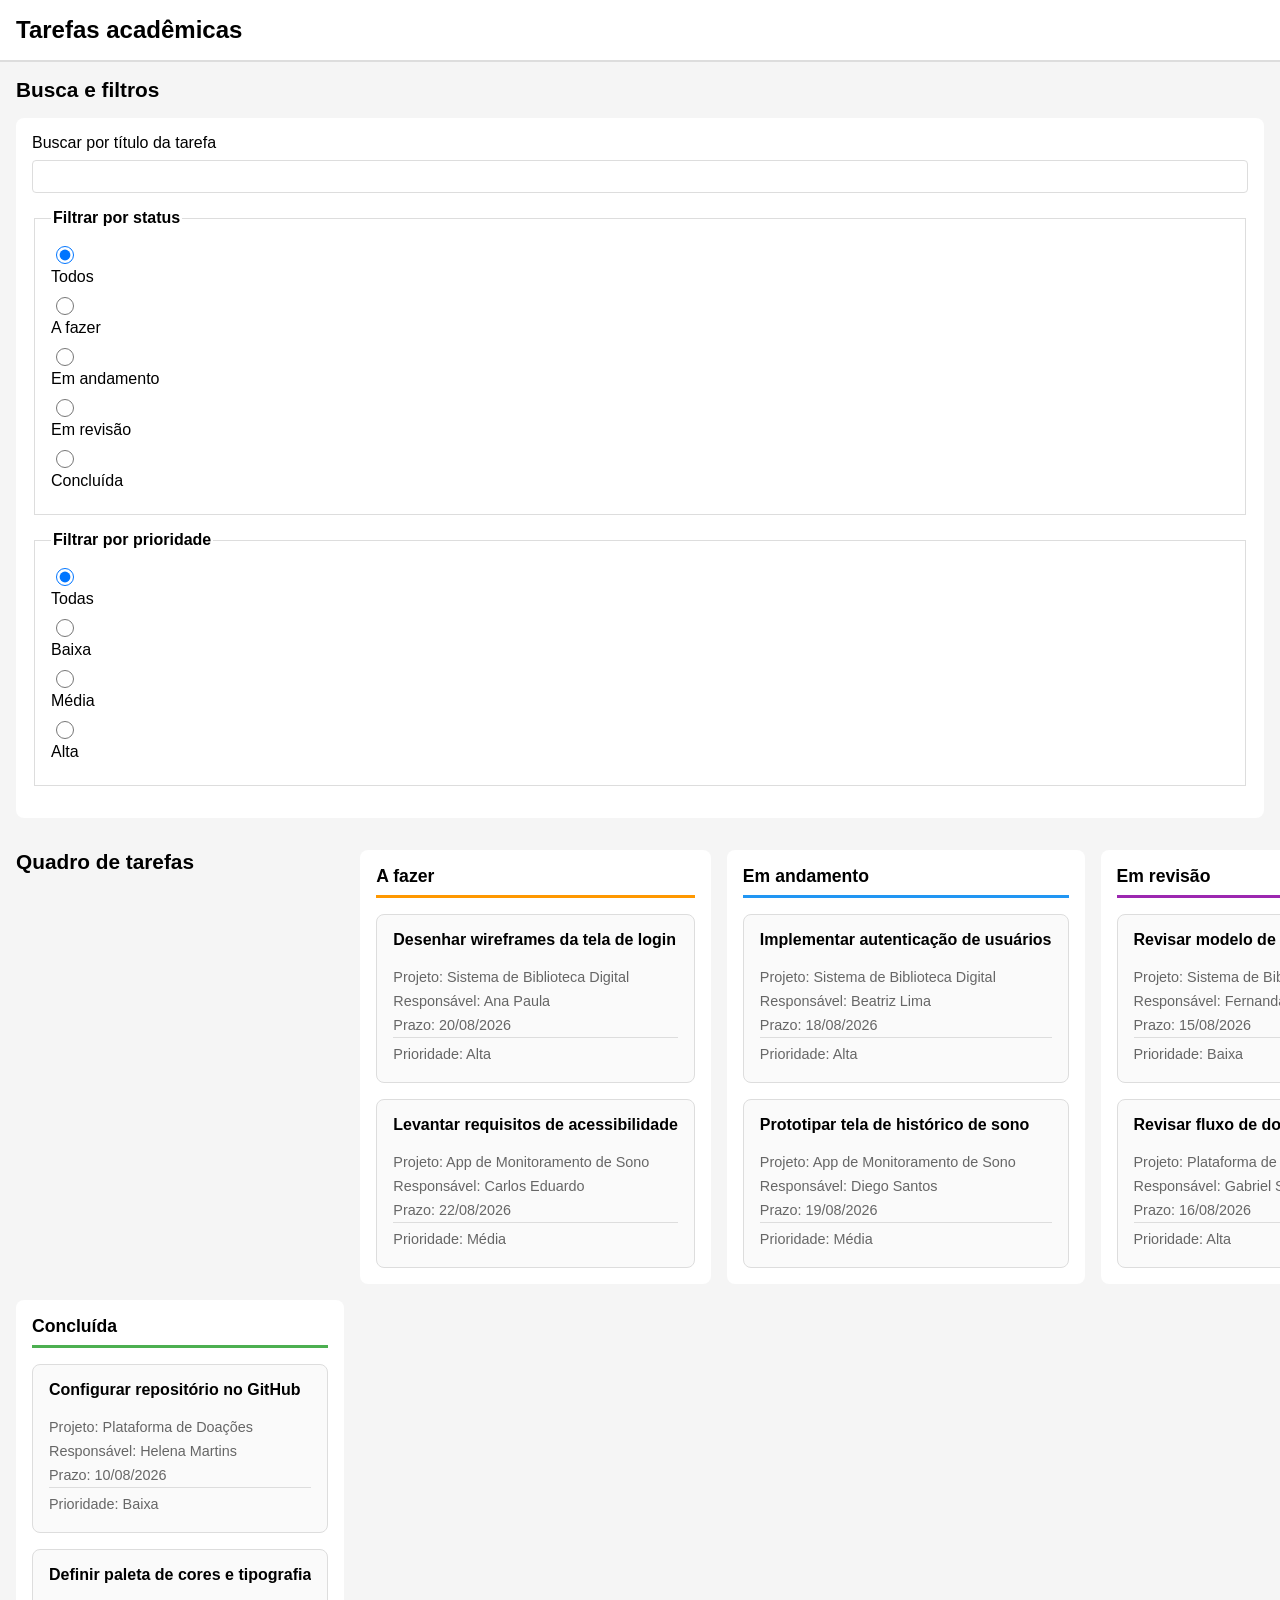
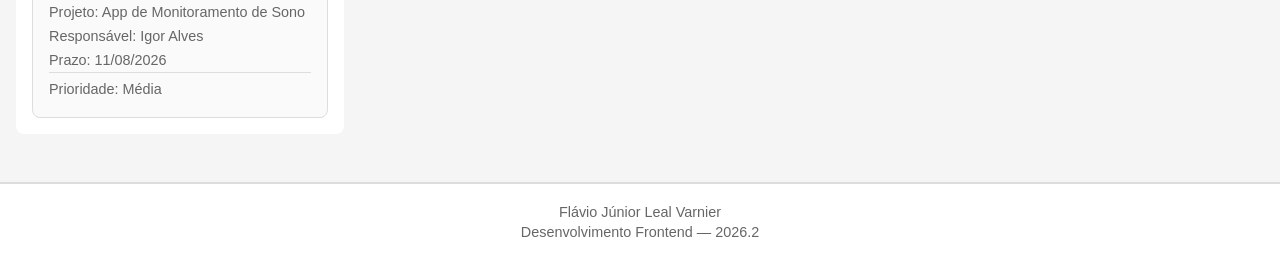
<file: E2/index.html>
<!DOCTYPE html>
<html lang="pt-BR">
<head>
  <meta charset="UTF-8">
  <meta name="viewport" content="width=device-width, initial-scale=1.0">
  <title>Quadro de tarefas de projetos</title>
  <link rel="stylesheet" href="css/styles.css">
</head>
<body>

  <header>
    <h1>Tarefas acadêmicas</h1>
  </header>

  <main>

    <section>
      <h2>Busca e filtros</h2>

      <form>
        <div>
          <label for="busca-titulo">Buscar por título da tarefa</label>
          <input type="search" id="busca-titulo" name="busca-titulo">
        </div>

        <fieldset>
          <legend>Filtrar por status</legend>

          <div>
            <input type="radio" id="filtro-status-todos" name="filtro-status" value="todos" checked>
            <label for="filtro-status-todos">Todos</label>
          </div>
          <div>
            <input type="radio" id="filtro-status-a-fazer" name="filtro-status" value="a-fazer">
            <label for="filtro-status-a-fazer">A fazer</label>
          </div>
          <div>
            <input type="radio" id="filtro-status-em-andamento" name="filtro-status" value="em-andamento">
            <label for="filtro-status-em-andamento">Em andamento</label>
          </div>
          <div>
            <input type="radio" id="filtro-status-em-revisao" name="filtro-status" value="em-revisao">
            <label for="filtro-status-em-revisao">Em revisão</label>
          </div>
          <div>
            <input type="radio" id="filtro-status-concluida" name="filtro-status" value="concluida">
            <label for="filtro-status-concluida">Concluída</label>
          </div>
        </fieldset>

        <fieldset>
          <legend>Filtrar por prioridade</legend>

          <div>
            <input type="radio" id="filtro-prioridade-todas" name="filtro-prioridade" value="todas" checked>
            <label for="filtro-prioridade-todas">Todas</label>
          </div>
          <div>
            <input type="radio" id="filtro-prioridade-baixa" name="filtro-prioridade" value="baixa">
            <label for="filtro-prioridade-baixa">Baixa</label>
          </div>
          <div>
            <input type="radio" id="filtro-prioridade-media" name="filtro-prioridade" value="media">
            <label for="filtro-prioridade-media">Média</label>
          </div>
          <div>
            <input type="radio" id="filtro-prioridade-alta" name="filtro-prioridade" value="alta">
            <label for="filtro-prioridade-alta">Alta</label>
          </div>
        </fieldset>
      </form>
    </section>

    <section>
      <h2>Quadro de tarefas</h2>

      <section aria-labelledby="coluna-a-fazer-heading">
        <h3 id="coluna-a-fazer-heading">A fazer</h3>
        <ul>
          <li>
            <article>
              <h4>Desenhar wireframes da tela de login</h4>
              <p>Projeto: Sistema de Biblioteca Digital</p>
              <p>Responsável: Ana Paula</p>
              <p>Prazo: 20/08/2026</p>
              <p>Prioridade: Alta</p>
            </article>
          </li>
          <li>
            <article>
              <h4>Levantar requisitos de acessibilidade</h4>
              <p>Projeto: App de Monitoramento de Sono</p>
              <p>Responsável: Carlos Eduardo</p>
              <p>Prazo: 22/08/2026</p>
              <p>Prioridade: Média</p>
            </article>
          </li>
        </ul>
      </section>

      <section aria-labelledby="coluna-em-andamento-heading">
        <h3 id="coluna-em-andamento-heading">Em andamento</h3>
        <ul>
          <li>
            <article>
              <h4>Implementar autenticação de usuários</h4>
              <p>Projeto: Sistema de Biblioteca Digital</p>
              <p>Responsável: Beatriz Lima</p>
              <p>Prazo: 18/08/2026</p>
              <p>Prioridade: Alta</p>
            </article>
          </li>
          <li>
            <article>
              <h4>Prototipar tela de histórico de sono</h4>
              <p>Projeto: App de Monitoramento de Sono</p>
              <p>Responsável: Diego Santos</p>
              <p>Prazo: 19/08/2026</p>
              <p>Prioridade: Média</p>
            </article>
          </li>
        </ul>
      </section>

      <section aria-labelledby="coluna-em-revisao-heading">
        <h3 id="coluna-em-revisao-heading">Em revisão</h3>
        <ul>
          <li>
            <article>
              <h4>Revisar modelo de dados do acervo</h4>
              <p>Projeto: Sistema de Biblioteca Digital</p>
              <p>Responsável: Fernanda Costa</p>
              <p>Prazo: 15/08/2026</p>
              <p>Prioridade: Baixa</p>
            </article>
          </li>
          <li>
            <article>
              <h4>Revisar fluxo de doação recorrente</h4>
              <p>Projeto: Plataforma de Doações</p>
              <p>Responsável: Gabriel Souza</p>
              <p>Prazo: 16/08/2026</p>
              <p>Prioridade: Alta</p>
            </article>
          </li>
        </ul>
      </section>

      <section aria-labelledby="coluna-concluida-heading">
        <h3 id="coluna-concluida-heading">Concluída</h3>
        <ul>
          <li>
            <article>
              <h4>Configurar repositório no GitHub</h4>
              <p>Projeto: Plataforma de Doações</p>
              <p>Responsável: Helena Martins</p>
              <p>Prazo: 10/08/2026</p>
              <p>Prioridade: Baixa</p>
            </article>
          </li>
          <li>
            <article>
              <h4>Definir paleta de cores e tipografia</h4>
              <p>Projeto: App de Monitoramento de Sono</p>
              <p>Responsável: Igor Alves</p>
              <p>Prazo: 11/08/2026</p>
              <p>Prioridade: Média</p>
            </article>
          </li>
        </ul>
      </section>

    </section>

  </main>

  <footer>
    <p>Flávio Júnior Leal Varnier</p>
    <p>Desenvolvimento Frontend — 2026.2</p>
  </footer>

</body>
</html>
</file>
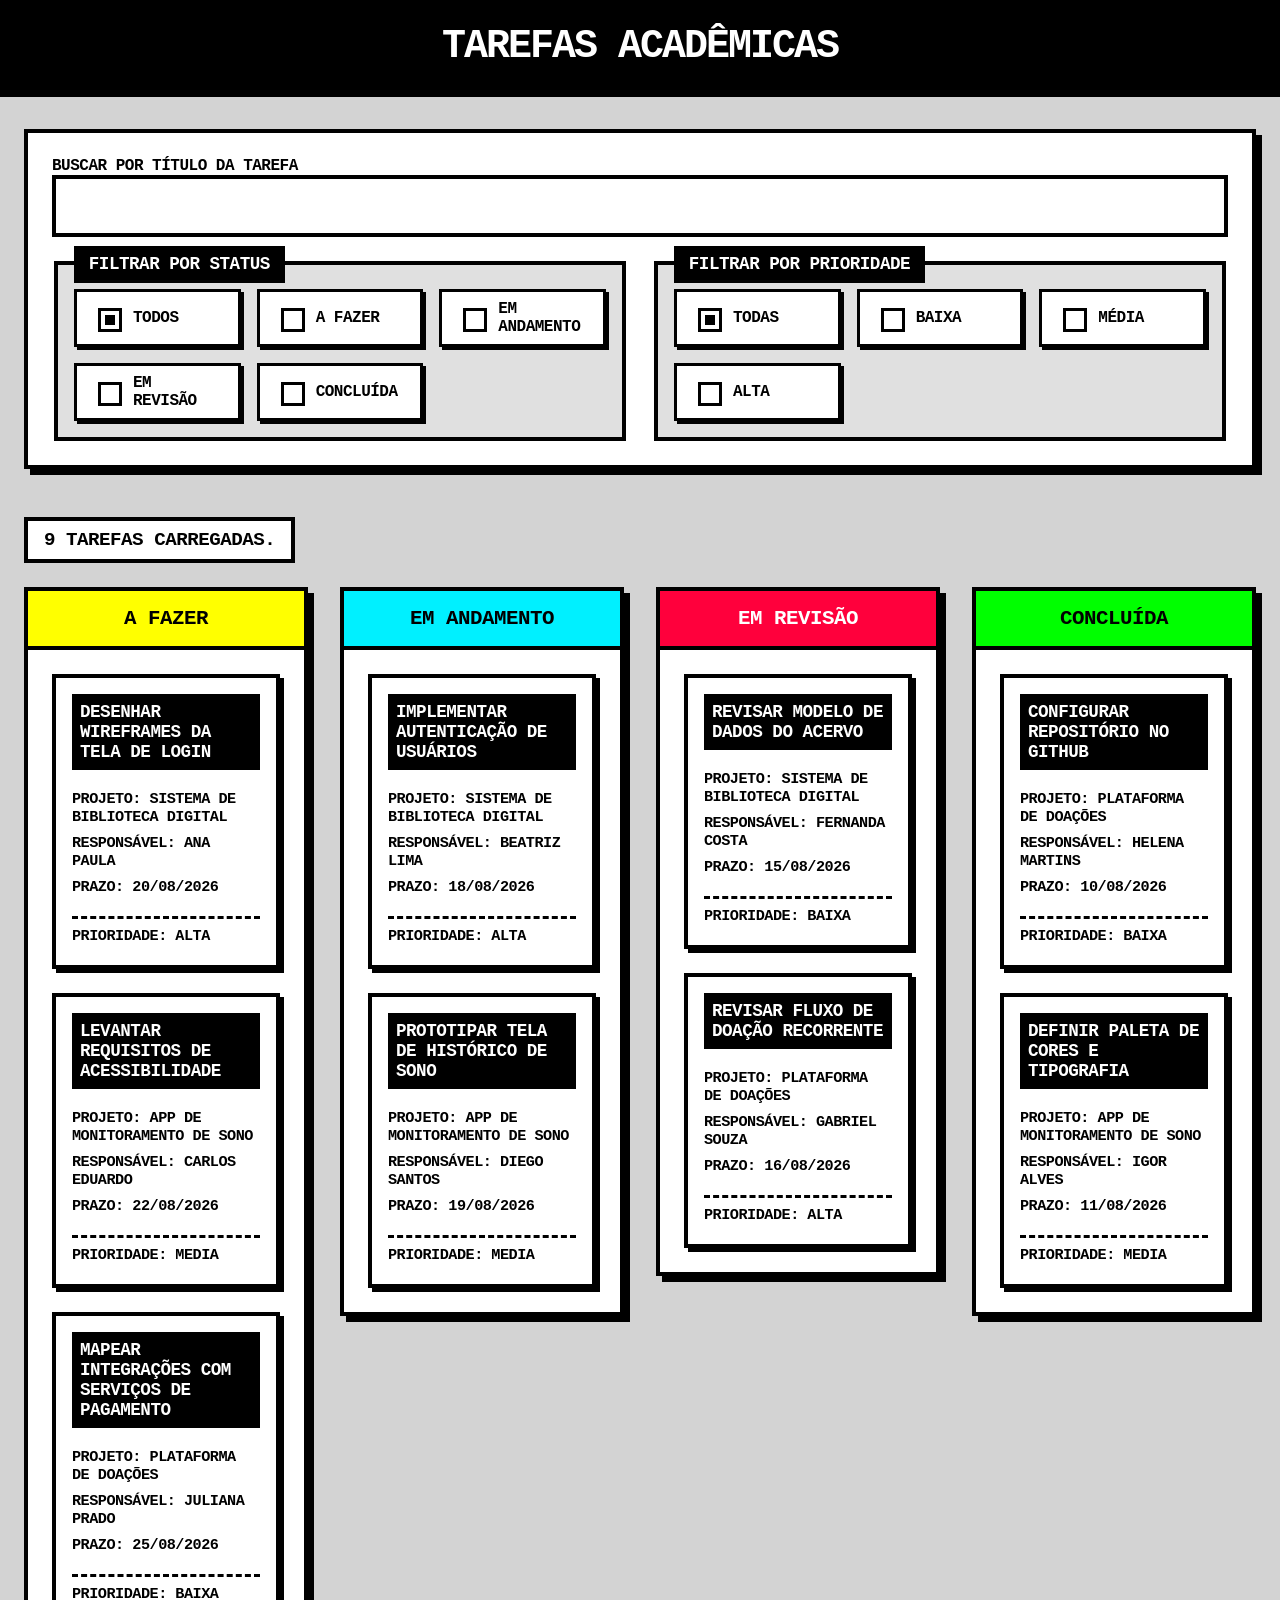
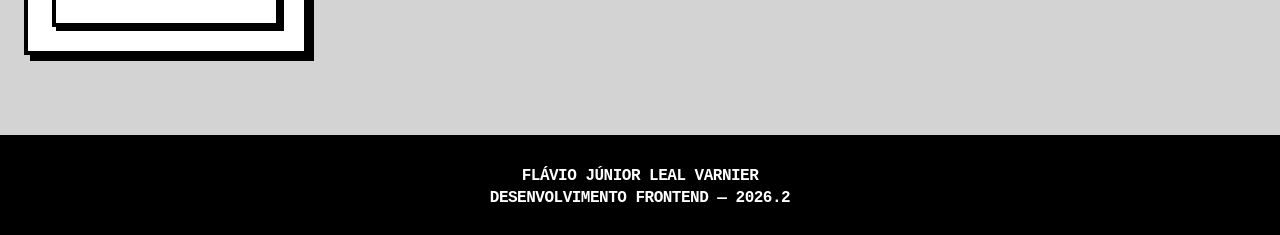
<file: E3/index.html>
<!doctype html>
<html lang="pt-BR">
  <head>
    <meta charset="UTF-8" />
    <meta name="viewport" content="width=device-width, initial-scale=1.0" />
    <title>Quadro de tarefas de projetos</title>
    <link rel="stylesheet" href="css/styles.css" />
  </head>
  <body>
    <header>
      <h1>Tarefas acadêmicas</h1>
    </header>

    <main>
      <section>
        <h2>Busca e filtros</h2>

        <form>
          <div>
            <label for="busca-titulo">Buscar por título da tarefa</label>
            <input type="search" id="busca-titulo" name="busca-titulo" />
          </div>

          <fieldset>
            <legend>Filtrar por status</legend>

            <div>
              <input
                type="radio"
                id="filtro-status-todos"
                name="filtro-status"
                value="todos"
                checked
              />
              <label for="filtro-status-todos">Todos</label>
            </div>
            <div>
              <input
                type="radio"
                id="filtro-status-a-fazer"
                name="filtro-status"
                value="a-fazer"
              />
              <label for="filtro-status-a-fazer">A fazer</label>
            </div>
            <div>
              <input
                type="radio"
                id="filtro-status-em-andamento"
                name="filtro-status"
                value="em-andamento"
              />
              <label for="filtro-status-em-andamento">Em andamento</label>
            </div>
            <div>
              <input
                type="radio"
                id="filtro-status-em-revisao"
                name="filtro-status"
                value="em-revisao"
              />
              <label for="filtro-status-em-revisao">Em revisão</label>
            </div>
            <div>
              <input
                type="radio"
                id="filtro-status-concluida"
                name="filtro-status"
                value="concluida"
              />
              <label for="filtro-status-concluida">Concluída</label>
            </div>
          </fieldset>

          <fieldset>
            <legend>Filtrar por prioridade</legend>

            <div>
              <input
                type="radio"
                id="filtro-prioridade-todas"
                name="filtro-prioridade"
                value="todas"
                checked
              />
              <label for="filtro-prioridade-todas">Todas</label>
            </div>
            <div>
              <input
                type="radio"
                id="filtro-prioridade-baixa"
                name="filtro-prioridade"
                value="baixa"
              />
              <label for="filtro-prioridade-baixa">Baixa</label>
            </div>
            <div>
              <input
                type="radio"
                id="filtro-prioridade-media"
                name="filtro-prioridade"
                value="media"
              />
              <label for="filtro-prioridade-media">Média</label>
            </div>
            <div>
              <input
                type="radio"
                id="filtro-prioridade-alta"
                name="filtro-prioridade"
                value="alta"
              />
              <label for="filtro-prioridade-alta">Alta</label>
            </div>
          </fieldset>
        </form>
      </section>

      <section>
        <h2>Quadro de tarefas</h2>

        <p id="status-tarefas" role="status" aria-live="polite"></p>

        <div id="colunas-tarefas">
          <section id="coluna-a-fazer" aria-labelledby="coluna-a-fazer-heading">
            <h3 id="coluna-a-fazer-heading">A fazer</h3>
            <ul></ul>
          </section>

          <section
            id="coluna-em-andamento"
            aria-labelledby="coluna-em-andamento-heading"
          >
            <h3 id="coluna-em-andamento-heading">Em andamento</h3>
            <ul></ul>
          </section>

          <section
            id="coluna-em-revisao"
            aria-labelledby="coluna-em-revisao-heading"
          >
            <h3 id="coluna-em-revisao-heading">Em revisão</h3>
            <ul></ul>
          </section>

          <section id="coluna-concluida" aria-labelledby="coluna-concluida-heading">
            <h3 id="coluna-concluida-heading">Concluída</h3>
            <ul></ul>
          </section>
        </div>
      </section>
    </main>

    <footer>
      <p>Flávio Júnior Leal Varnier</p>
      <p>Desenvolvimento Frontend — 2026.2</p>
    </footer>
    <script type="module" src="js/script.js"></script>
  </body>
</html>
</file>
<file: E2/css/styles.css>
* {
  box-sizing: border-box;
}

:root {
  --cor-a-fazer: #ff9800;
  --cor-em-andamento: #2196f3;
  --cor-em-revisao: #9c27b0;
  --cor-concluida: #4caf50;
  --cor-fundo: #fff;
  --cor-borda: #ddd;
  --cor-texto: #333;
  --espaco: 1rem;
}

body {
  font-family: sans-serif;
  margin: 0;
  padding: 0;
  background: #f5f5f5;
}

header {
  background: var(--cor-fundo);
  border-bottom: 2px solid var(--cor-borda);
  padding: var(--espaco);
}

header h1 {
  margin: 0;
  font-size: 1.5rem;
}

main {
  padding: var(--espaco);
}

main > section {
  margin-bottom: 2rem;
}

main > section > h2 {
  font-size: 1.3rem;
  margin: 0 0 1rem 0;
}

form {
  background: var(--cor-fundo);
  padding: var(--espaco);
  border-radius: 0.5rem;
  margin-bottom: 2rem;
}

form > div,
fieldset {
  margin-bottom: var(--espaco);
}

fieldset {
  border: 1px solid var(--cor-borda);
  padding: var(--espaco);
}

legend {
  font-weight: bold;
}

label {
  display: flex;
  gap: 0.5rem;
  align-items: center;
  margin-bottom: 0.5rem;
}

input[type="search"] {
  width: 100%;
  padding: 0.5rem;
  border: 1px solid var(--cor-borda);
  border-radius: 0.25rem;
}

input[type="search"]:focus,
input[type="radio"]:focus {
  outline: 3px solid #0066cc;
  outline-offset: 2px;
}

input[type="radio"] {
  width: 18px;
  height: 18px;
}

main > section:nth-of-type(2) {
  display: grid;
  grid-template-columns: 1fr;
  gap: var(--espaco);
  align-items: start;
}

main > section:nth-of-type(2) > section {
  background: var(--cor-fundo);
  padding: var(--espaco);
  border-radius: 0.5rem;
}

main > section:nth-of-type(2) > section h3 {
  margin: 0 0 var(--espaco) 0;
  font-size: 1.1rem;
  border-bottom: 3px solid var(--cor-borda);
  padding-bottom: 0.5rem;
}

main > section:nth-of-type(2) > section:nth-of-type(1) h3 {
  border-bottom-color: var(--cor-a-fazer);
}

main > section:nth-of-type(2) > section:nth-of-type(2) h3 {
  border-bottom-color: var(--cor-em-andamento);
}

main > section:nth-of-type(2) > section:nth-of-type(3) h3 {
  border-bottom-color: var(--cor-em-revisao);
}

main > section:nth-of-type(2) > section:nth-of-type(4) h3 {
  border-bottom-color: var(--cor-concluida);
}

main > section:nth-of-type(2) > section ul {
  list-style: none;
  padding: 0;
  margin: 0;
  display: flex;
  flex-direction: column;
  gap: var(--espaco);
}

article {
  display: flex;
  flex-direction: column;
  border: 1px solid var(--cor-borda);
  padding: var(--espaco);
  background: #fafafa;
  border-radius: 0.5rem;
  min-width: 0;
}

article h4 {
  margin: 0 0 var(--espaco) 0;
  font-size: 1rem;
  overflow: hidden;
  text-overflow: ellipsis;
  white-space: nowrap;
  min-width: 0;
}

article p {
  margin: 0.25rem 0;
  font-size: 0.9rem;
  color: #666;
}

article p:last-child {
  margin-top: auto;
  padding-top: 0.5rem;
  border-top: 1px solid var(--cor-borda);
}

footer {
  background: var(--cor-fundo);
  border-top: 2px solid var(--cor-borda);
  padding: var(--espaco);
  text-align: center;
  font-size: 0.9rem;
  color: #666;
}

footer p {
  margin: 0.25rem 0;
}

@media (min-width: 768px) {
  main > section:nth-of-type(2) {
    grid-template-columns: repeat(2, 1fr);
  }
}

@media (min-width: 1024px) {
  main > section:nth-of-type(2) {
    grid-template-columns: repeat(4, 1fr);
  }
}
</file>
<file: E3/css/styles.css>
* {
  box-sizing: border-box;
}

:root {
  --cor-a-fazer: #ffff00;
  --cor-em-andamento: #00f0ff;
  --cor-em-revisao: #ff003c;
  --cor-concluida: #00ff00;
  --cor-fundo: #ffffff;
  --cor-borda: #000000;
  --cor-texto: #000000;
  --espaco: 1.5rem;
  --espessura-borda: 4px;
  --sombra-brutal: 6px 6px 0px var(--cor-borda);
}

/* SCROLLBAR BRUTALISTA GERAL */
::-webkit-scrollbar {
  width: 14px;
  height: 14px;
}
::-webkit-scrollbar-track {
  background: var(--cor-fundo);
  border-left: 2px solid var(--cor-borda);
}
::-webkit-scrollbar-thumb {
  background: var(--cor-borda);
  border: 2px solid var(--cor-fundo);
}
::-webkit-scrollbar-corner {
  background: var(--cor-borda);
}

body {
  font-family: "Courier New", Courier, monospace;
  margin: 0;
  padding: 0;
  background: #d3d3d3;
  color: var(--cor-texto);
  text-transform: uppercase;
  letter-spacing: -0.5px;
  min-height: 100vh;
  display: flex;
  flex-direction: column;
}

header {
  background: var(--cor-borda);
  color: var(--cor-fundo);
  padding: 1.5rem;
  border-bottom: var(--espessura-borda) solid var(--cor-borda);
  text-align: center;
}

header h1 {
  margin: 0;
  font-size: 2.5rem;
  font-weight: 900;
  letter-spacing: -2px;
}

main {
  padding: 2rem var(--espaco);
  width: 100%;
  max-width: 1600px;
  margin: 0 auto;
  flex: 1;
}

main > section {
  margin-bottom: 3rem;
}

main > section > h2 {
  display: none;
}

form {
  background: var(--cor-fundo);
  padding: 1.5rem;
  border: var(--espessura-borda) solid var(--cor-borda);
  box-shadow: var(--sombra-brutal);
  display: grid;
  grid-template-columns: 1fr;
  gap: 1.5rem;
}

@media (min-width: 1024px) {
  form {
    grid-template-columns: 1fr 1fr; /* Coloca os filtros lado a lado em telas grandes */
  }
  form > div:first-child {
    grid-column: 1 / -1; /* Barra de busca ocupa a linha toda */
  }
}

form > div {
  margin-bottom: 0;
}

/* CAIXAS DE FILTRO SIMÉTRICAS */
fieldset {
  border: var(--espessura-borda) solid var(--cor-borda);
  padding: 1.5rem 1rem 1rem 1rem;
  background: #e0e0e0;
  display: grid;
  grid-template-columns: repeat(auto-fit, minmax(140px, 1fr));
  gap: 1rem;
  margin-bottom: 0;
  position: relative;
}

legend {
  font-weight: 900;
  font-size: 1.1rem;
  background: var(--cor-borda);
  color: var(--cor-fundo);
  padding: 0.4rem 0.8rem;
  border: 2px solid var(--cor-borda);
  position: absolute;
  top: -1.2rem; /* Quebra a borda criando um visual de aba */
  left: 1rem;
}

fieldset > div {
  display: flex;
  align-items: center;
  justify-content: flex-start;
  gap: 0.5rem;
  background: var(--cor-fundo);
  border: 3px solid var(--cor-borda);
  padding: 0.5rem 1rem;
  box-shadow: 3px 3px 0px var(--cor-borda);
  transition:
    transform 0.1s ease-in-out,
    box-shadow 0.1s ease-in-out;
}

fieldset > div:hover {
  transform: translate(-2px, -2px);
  box-shadow: 5px 5px 0px var(--cor-borda);
}

label {
  font-weight: bold;
  cursor: pointer;
  margin: 0;
  flex: 1; /* Faz a label ocupar o resto do bloco */
}

input[type="search"] {
  width: 100%;
  padding: 1rem;
  border: var(--espessura-borda) solid var(--cor-borda);
  background: var(--cor-fundo);
  font-family: inherit;
  font-size: 1.2rem;
  font-weight: bold;
  text-transform: uppercase;
}

input[type="search"]:focus {
  outline: none;
  background: var(--cor-borda);
  color: var(--cor-fundo);
}

/* RADIO BUTTONS (FILTROS) COM ESTILO DE BLOCO */
input[type="radio"] {
  appearance: none;
  width: 24px;
  height: 24px;
  border: 3px solid var(--cor-borda);
  background: var(--cor-fundo);
  cursor: pointer;
  flex-shrink: 0;
  border-radius: 0; /* Totalmente quadrado */
}

input[type="radio"]:checked {
  background: var(--cor-borda);
  box-shadow: inset 0 0 0 4px var(--cor-fundo); /* Efeito de quadrado vazado no meio */
}

input[type="radio"]:focus-visible {
  outline: 2px dashed var(--cor-borda);
  outline-offset: 4px;
}

/* SEÇÃO DO QUADRO DE TAREFAS */
#status-tarefas {
  font-weight: 900;
  font-size: 1.2rem;
  margin: 0 0 1.5rem 0;
  background: var(--cor-fundo);
  display: inline-block;
  padding: 0.5rem 1rem;
  border: var(--espessura-borda) solid var(--cor-borda);
}

#colunas-tarefas {
  display: grid;
  grid-template-columns: 1fr;
  gap: 2rem;
  align-items: start;
}

#colunas-tarefas > section {
  background: var(--cor-fundo);
  padding: 1.5rem;
  border: var(--espessura-borda) solid var(--cor-borda);
  box-shadow: var(--sombra-brutal);
  display: flex;
  flex-direction: column;
}

#colunas-tarefas > section h3 {
  margin: -1.5rem -1.5rem 1.5rem -1.5rem;
  font-size: 1.3rem;
  font-weight: 900;
  padding: 1rem;
  border-bottom: var(--espessura-borda) solid var(--cor-borda);
  text-align: center;
  color: var(--cor-borda);
}

#colunas-tarefas > section:nth-of-type(1) h3 {
  background: var(--cor-a-fazer);
}
#colunas-tarefas > section:nth-of-type(2) h3 {
  background: var(--cor-em-andamento);
}
#colunas-tarefas > section:nth-of-type(3) h3 {
  background: var(--cor-em-revisao);
  color: var(--cor-fundo);
}
#colunas-tarefas > section:nth-of-type(4) h3 {
  background: var(--cor-concluida);
}

#colunas-tarefas > section ul {
  list-style: none;
  padding: 0;
  margin: 0;
  display: flex;
  flex-direction: column;
  gap: 1.5rem;
}

article {
  display: flex;
  flex-direction: column;
  border: var(--espessura-borda) solid var(--cor-borda);
  padding: 1rem;
  background: #fff;
  box-shadow: 4px 4px 0px var(--cor-borda);
  transition:
    transform 0.1s ease-in-out,
    box-shadow 0.1s ease-in-out;
}

article:hover {
  transform: translate(-2px, -2px);
  box-shadow: 6px 6px 0px var(--cor-borda);
}

article h4 {
  margin: 0 0 1rem 0;
  font-size: 1.1rem;
  font-weight: 900;
  background: var(--cor-borda);
  color: var(--cor-fundo);
  padding: 0.5rem;
  word-wrap: break-word;
}

article p {
  margin: 0.25rem 0;
  font-size: 0.95rem;
  font-weight: bold;
  color: var(--cor-borda);
}

article p:last-child {
  margin-top: 1rem;
  padding-top: 0.5rem;
  border-top: 3px dashed var(--cor-borda);
}

footer {
  background: var(--cor-borda);
  color: var(--cor-fundo);
  border-top: var(--espessura-borda) solid var(--cor-borda);
  padding: 1.5rem var(--espaco);
  text-align: center;
  font-size: 1rem;
  font-weight: bold;
  margin-top: auto;
}

footer p {
  margin: 0.25rem 0;
}

@media (min-width: 768px) {
  #colunas-tarefas {
    grid-template-columns: repeat(2, 1fr);
  }
}

@media (min-width: 1024px) {
  #colunas-tarefas {
    grid-template-columns: repeat(4, 1fr);
  }
}
</file>
